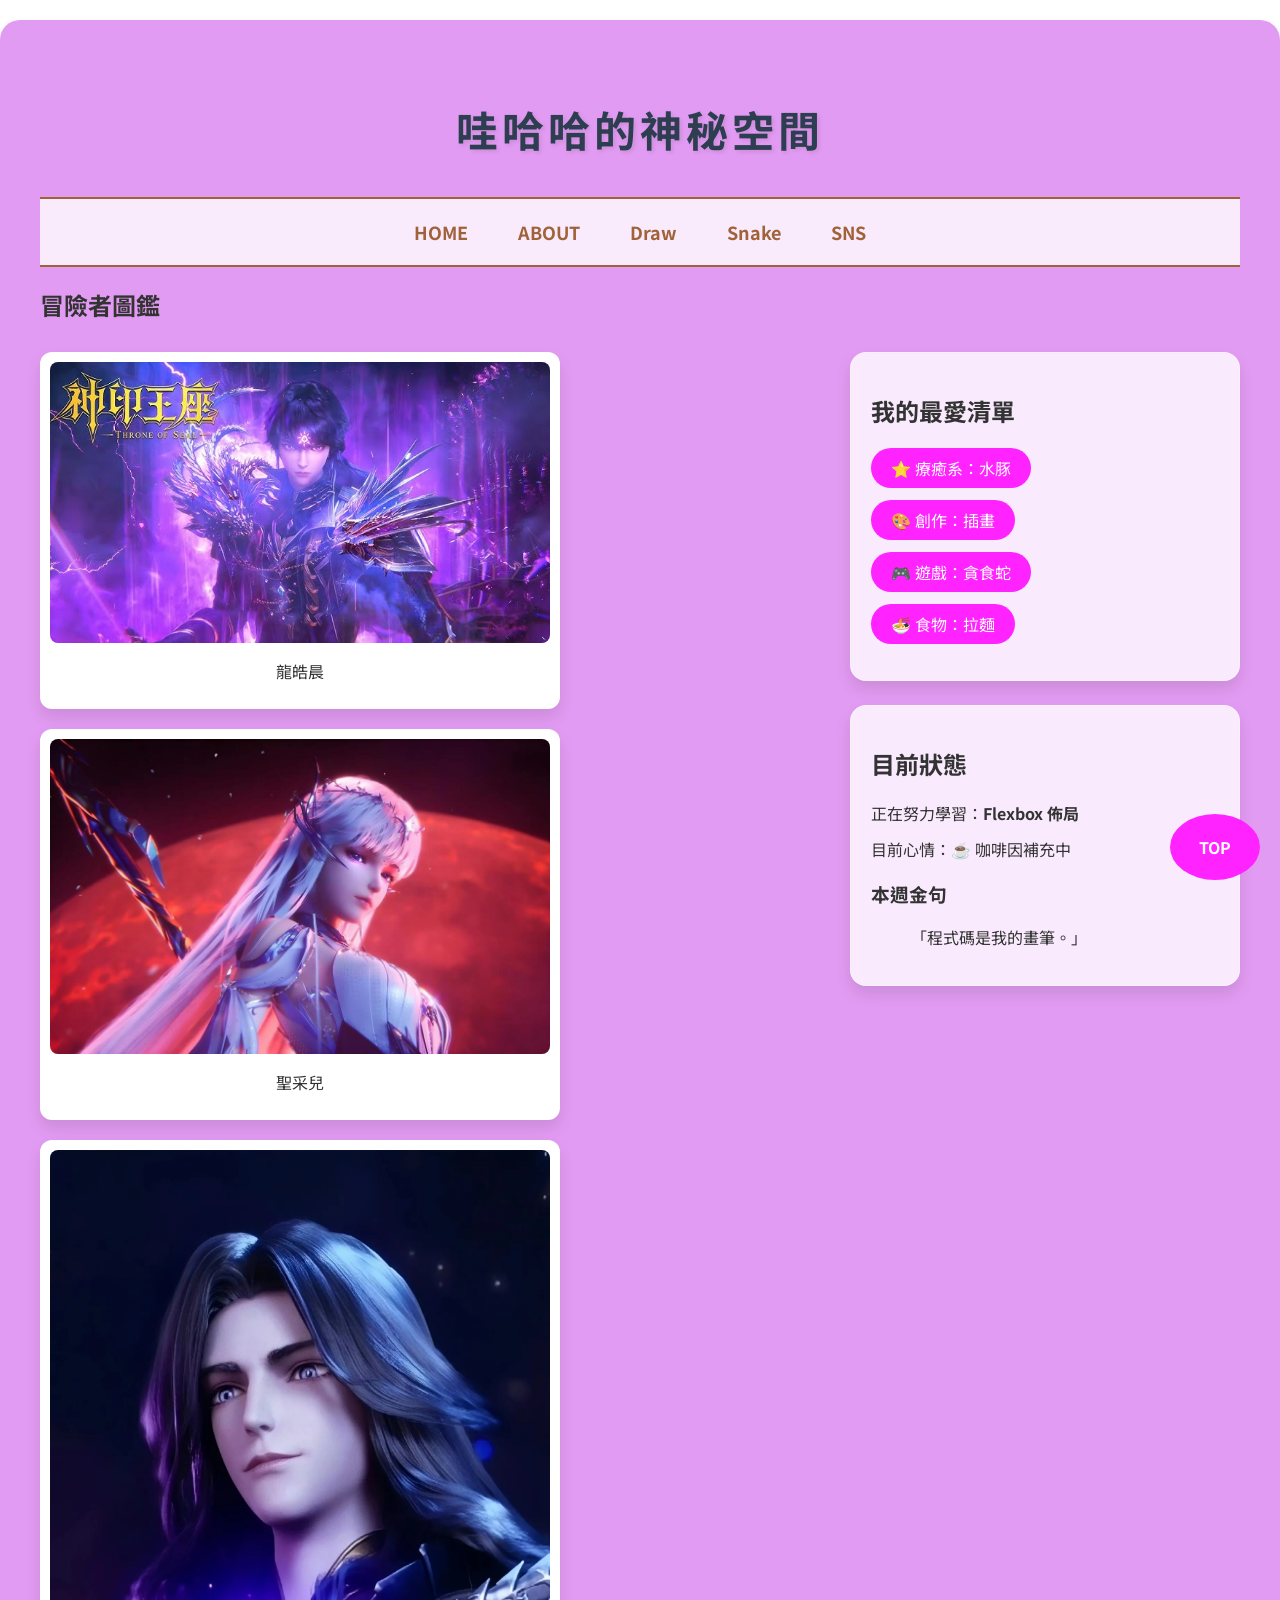
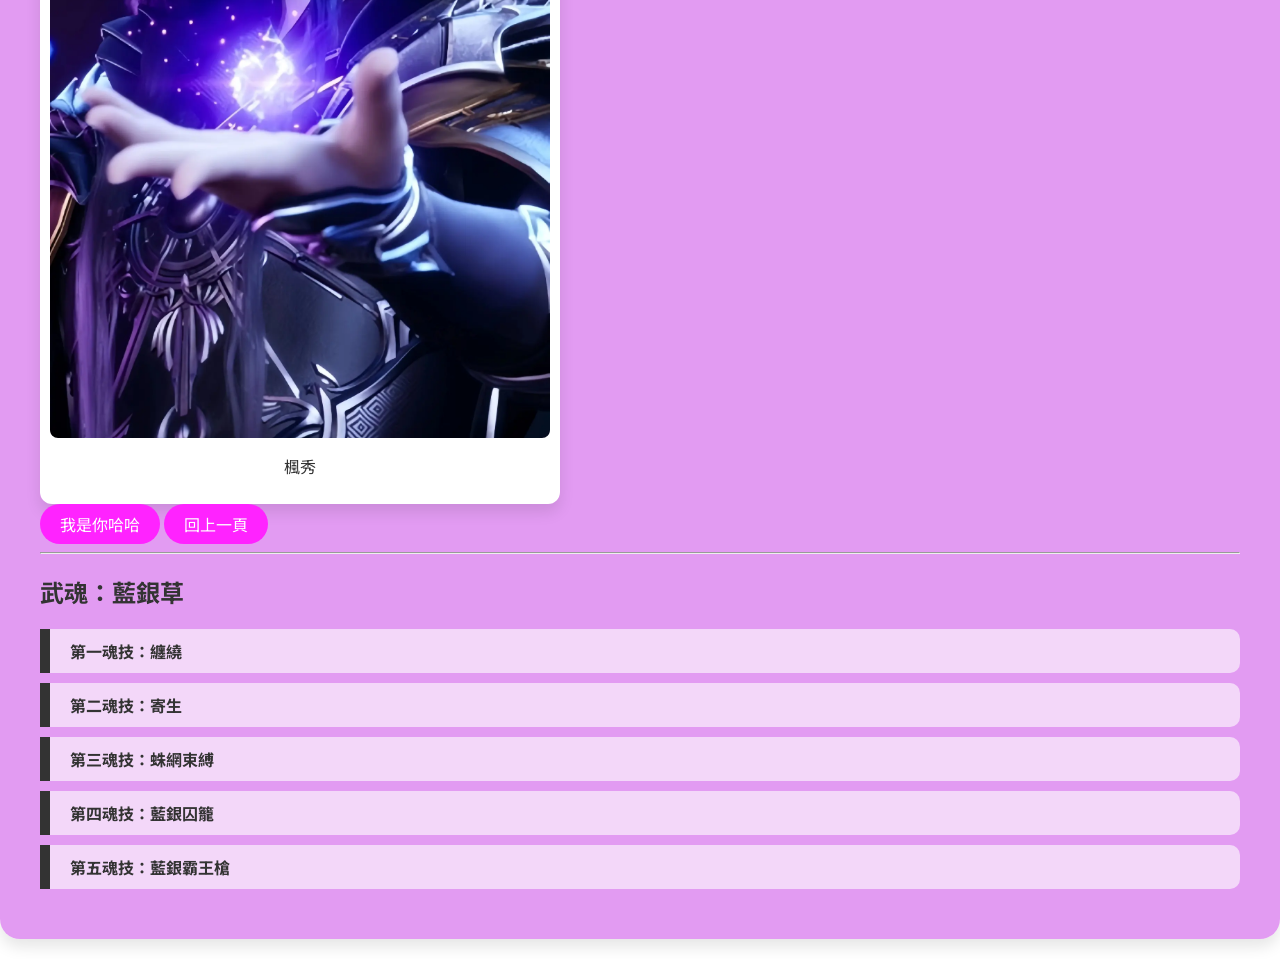
<file: index.html>
<!DOCTYPE html>
<html lang="zh-Hant-TW">

<head>
    <meta charset="UTF-8">
    <meta name="viewport" content="width=device-width, initial-scale=1.0">
    <title>我的冒險日誌 - 哇哈哈</title>
    <link href="style.css" rel="stylesheet">
</head>

<body>

    <div class="container">
        
        <header>
            <h1>哇哈哈的神秘空間</h1>
            <nav class="main-nav">
                <ul>
                    <li><a href="#">HOME</a></li>
                    <li><a href="#">ABOUT</a></li>
                    <li><a href="#">Draw</a></li>
                    <li><a href="#">Snake</a></li>
                    <li><a href="#">SNS</a></li>
                </ul>
            </nav>
        </header>

        <h2>冒險者圖鑑</h2>

        <div id="wrap">
            
            <section class="gallery">
                <div class="img-card"><img src="龍皓晨.jpg" alt="龍皓晨" width="500"><p>龍皓晨</p></div>
                <div class="img-card"><img src="img/聖采兒.jpg" alt="聖采兒" width="500"><p>聖采兒</p></div>
                <div class="img-card"><img src="img/楓秀.webp" alt="楓秀" width="500"><p>楓秀</p></div>
            </section>

            <aside>
                <nav class="info-box">
                    <h2>我的最愛清單</h2>
                    <ul>
                        <li><a href="#">⭐ 療癒系：水豚</a></li>
                        <li><a href="#">🎨 創作：插畫</a></li>
                        <li><a href="#">🎮 遊戲：貪食蛇</a></li>
                        <li><a href="#">🍜 食物：拉麵</a></li>
                    </ul>
                </nav>

                <nav class="info-box status-box">
                    <h2>目前狀態</h2>
                    <ul>
                        <li>正在努力學習：<strong>Flexbox 佈局</strong></li>
                        <li>目前心情：☕ 咖啡因補充中</li>
                        <li>
                            <div class="quote-section">
                                <h3>本週金句</h3>
                                <blockquote>「程式碼是我的畫筆。」</blockquote>
                            </div>
                        </li>
                    </ul>
                </nav>
            </aside>
        </div>

        <div class="external-links">
            <a href="https://www.bdsh.ntpc.edu.tw/" target="_blank">我是你哈哈</a>
            <a href="nnn.html" class="btn-alt">回上一頁</a>
        </div>

        <hr>

        <section class="spirit-rings">
            <h2>武魂：藍銀草</h2>
            <div class="ring-list">
                <h4 class="ring-1">第一魂技：纏繞</h4>
                <h4 class="ring-2">第二魂技：寄生</h4>
                <h4 class="ring-3">第三魂技：蛛網束縛</h4>
                <h4 class="ring-4">第四魂技：藍銀囚籠</h4>
                <h4 class="ring-5">第五魂技：藍銀霸王槍</h4>
            </div>
        </section>
        
    </div>

    <a href="#wrap" id="top">TOP</a>

</body>
</html>
</file>
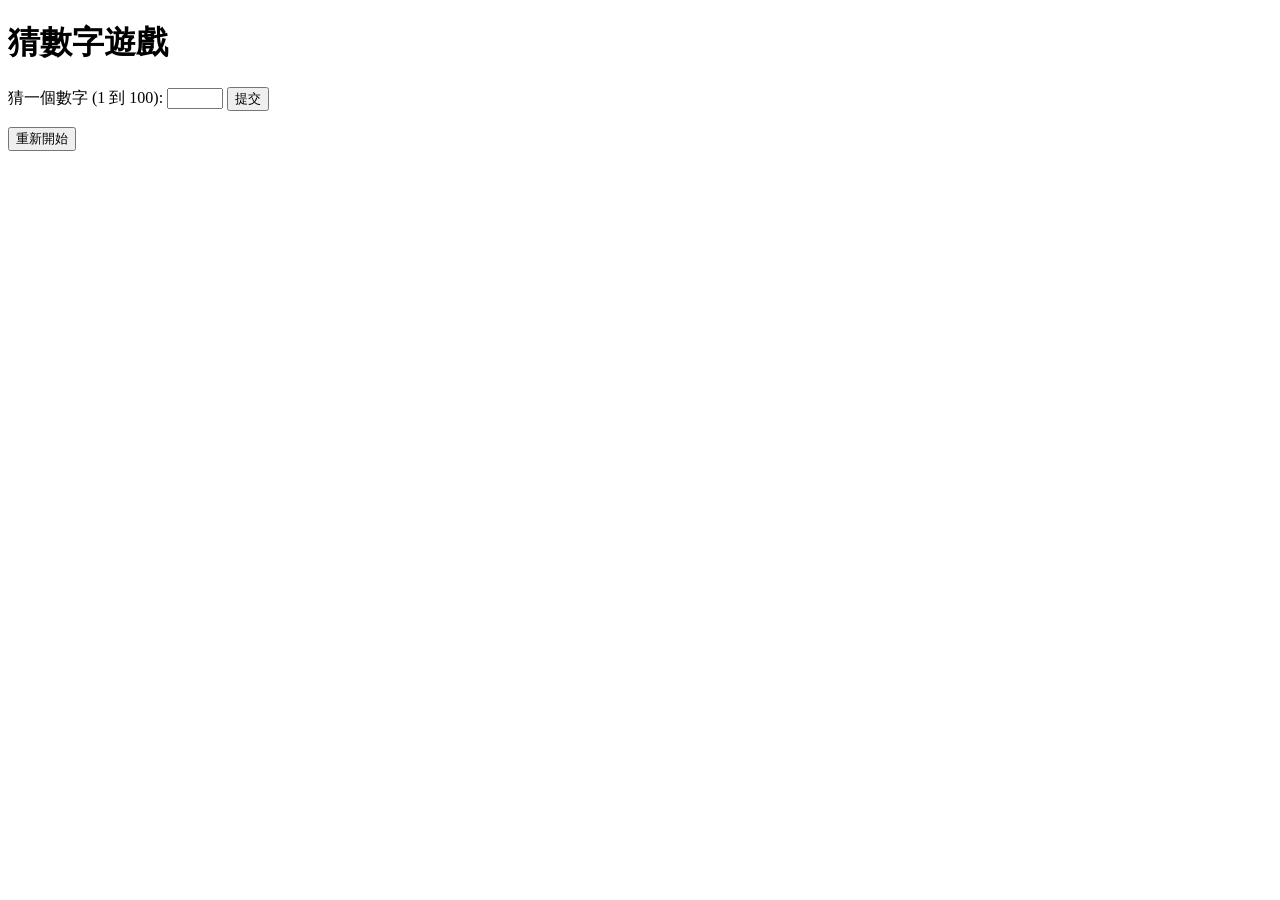
<file: guess.html>
<!DOCTYPE html>
<html lang="en">
<head>
    <meta charset="UTF-8">
    <meta name="viewport" content="width=device-width, initial-scale=1.0">
    <title>Document</title>
    <script src="guess.js" defer></script>
</head>
<body>
    <div>
    <h1>猜數字遊戲</h1>
    <label for="guessField">猜一個數字 (1 到 100):</label>
    <input type="number" class="guessField" id="guessField" min="1" max="100">
    <button class="guessSubmit">提交</button>
    <div class="result"></div>
    <div class="count"></div>

    <p class="guesses"></p>

    <button class="restartBtn">重新開始</button>


    
  </div>
  

</body>
</html>
</file>
<file: style.css>
/* 引入字體 */
@import url('https://fonts.googleapis.com/css2?family=Noto+Sans+TC:wght@400;700&family=Lavishly+Yours&display=swap');

/* 定義全域變數，方便統一管理配色 */
:root {
    --primary-color: #a06239;
    --accent-color: #ff23ff;
    --bg-light: #fdf6ff;
    --glass-bg: rgba(255, 255, 255, 0.8);
    --shadow: 0 8px 15px rgba(0, 0, 0, 0.1);
}

/* 基本頁面設定 */
body {
    margin: 0;
    padding: 0;
    font-family: "Microsoft JhengHei", "Noto Sans TC", sans-serif;
    background-color: #ffffff;
    background-image: url(https://i.imgur.com/0C1CQ84.png);
    background-repeat: repeat-x;
    color: #333;
}

/* 主容器 */
.container {
    max-width: 1200px;
    margin: 20px auto;
    padding: 40px;
    background-color: rgba(221, 138, 240, 0.85); /* 半透明紫色背景 */
    border-radius: 20px;
    box-shadow: var(--shadow);
}

/* 標題樣式 */
h1 {
    color: #2c3e50;
    font-size: 42px;
    text-align: center;
    padding: 10px;
    letter-spacing: 4px;
    text-shadow: 2px 2px 4px rgba(0,0,0,0.1);
}

/* 導覽列美化 */
.main-nav ul {
    display: flex;
    justify-content: center;
    list-style: none;
    padding: 15px 0;
    border-top: 2px solid var(--primary-color);
    border-bottom: 2px solid var(--primary-color);
    background: var(--glass-bg);
    gap: 30px; /* 項目間距 */
}

.main-nav ul li a {
    font-size: 18px;
    font-weight: bold;
    color: var(--primary-color);
    text-decoration: none;
    transition: 0.3s; /* 平滑過渡動畫 */
    background: none; /* 移除原本預設的紫色背景 */
    padding: 5px 10px;
}

.main-nav ul li a:hover {
    color: var(--accent-color);
    transform: translateY(-3px); /* 懸浮微動效 */
}

/* 內容區 Flex 佈局 */
#wrap {
    display: flex;
    justify-content: space-between;
    gap: 30px;
    margin-top: 30px;
}

/* 圖片展示卡片化 */
.gallery {
    flex: 2; /* 佔據較多空間 */
    display: flex;
    flex-wrap: wrap;
    gap: 20px;
}

.img-card {
    background: white;
    padding: 10px;
    border-radius: 12px;
    box-shadow: var(--shadow);
    text-align: center;
    transition: 0.3s;
}

.img-card:hover {
    transform: scale(1.05);
}

.img-card img {
    border-radius: 8px;
    display: block;
    max-width: 100%;
    height: auto;
}

/* 側邊資訊欄 */
aside {
    flex: 1; /* 佔據較少空間 */
}

.info-box {
    border-radius: 16px;
    background-color: var(--glass-bg);
    backdrop-filter: blur(5px); /* 毛玻璃效果 */
    box-shadow: var(--shadow);
    padding: 20px;
    margin-bottom: 24px;
    border: 1px solid rgba(255,255,255,0.3);
}

.info-box ul {
    list-style: none;
    padding: 0;
}

.info-box li {
    margin-bottom: 12px;
}

/* 鏈結按鈕樣式 */
a:link, a:visited {
    color: #FFFFFF;
    background-color: var(--accent-color);
    padding: 8px 20px;
    text-decoration: none;
    border-radius: 50px;
    display: inline-block;
    transition: 0.3s;
}

a:hover {
    background-color: #7A991A;
    box-shadow: 0 4px 12px rgba(122, 153, 26, 0.4);
}

/* 魂環特殊設計 */
.spirit-rings h4 {
    margin: 10px 0;
    border-left: 10px solid;
    padding: 10px 20px;
    background: rgba(255,255,255,0.6);
    border-radius: 0 10px 10px 0;
}

.ring-1 { border-color: #ffff00; } /* 黃色魂環 */
.ring-2 { border-color: #ffff00; }
.ring-3 { border-color: #7f00ff; } /* 紫色魂環 */
.ring-4 { border-color: #7f00ff; }
.ring-5 { border-color: #000000; } /* 黑色魂環 */

/* TOP 按鈕固定位置 */
#top {
    position: fixed;
    bottom: 20px;
    right: 20px;
    width: 50px;
    height: 50px;
    line-height: 50px;
    text-align: center;
    border-radius: 50%;
    font-weight: bold;
    z-index: 100;
}

/* 響應式設定：手機瀏覽時垂直排列 */
@media (max-width: 768px) {
    #wrap {
        flex-direction: column;
    }
    .container {
        padding: 15px;
    }
}
</file>
